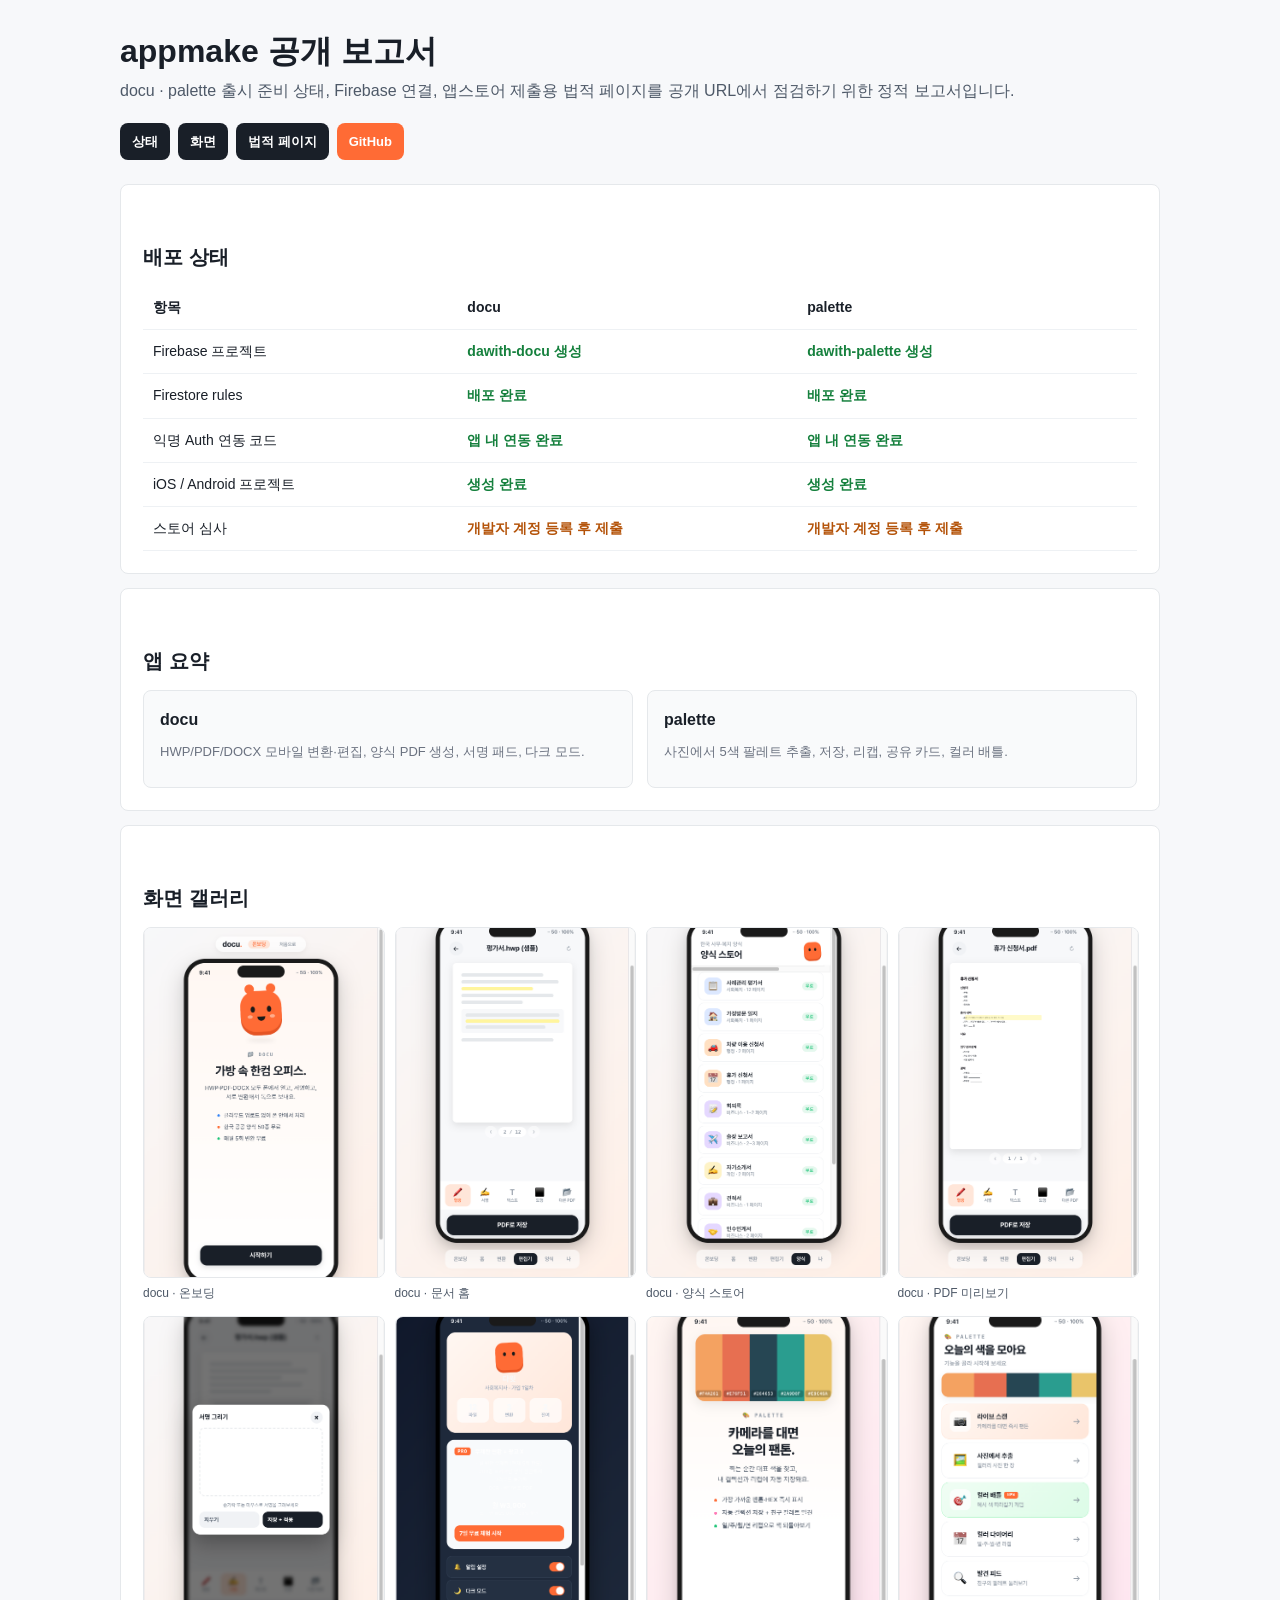
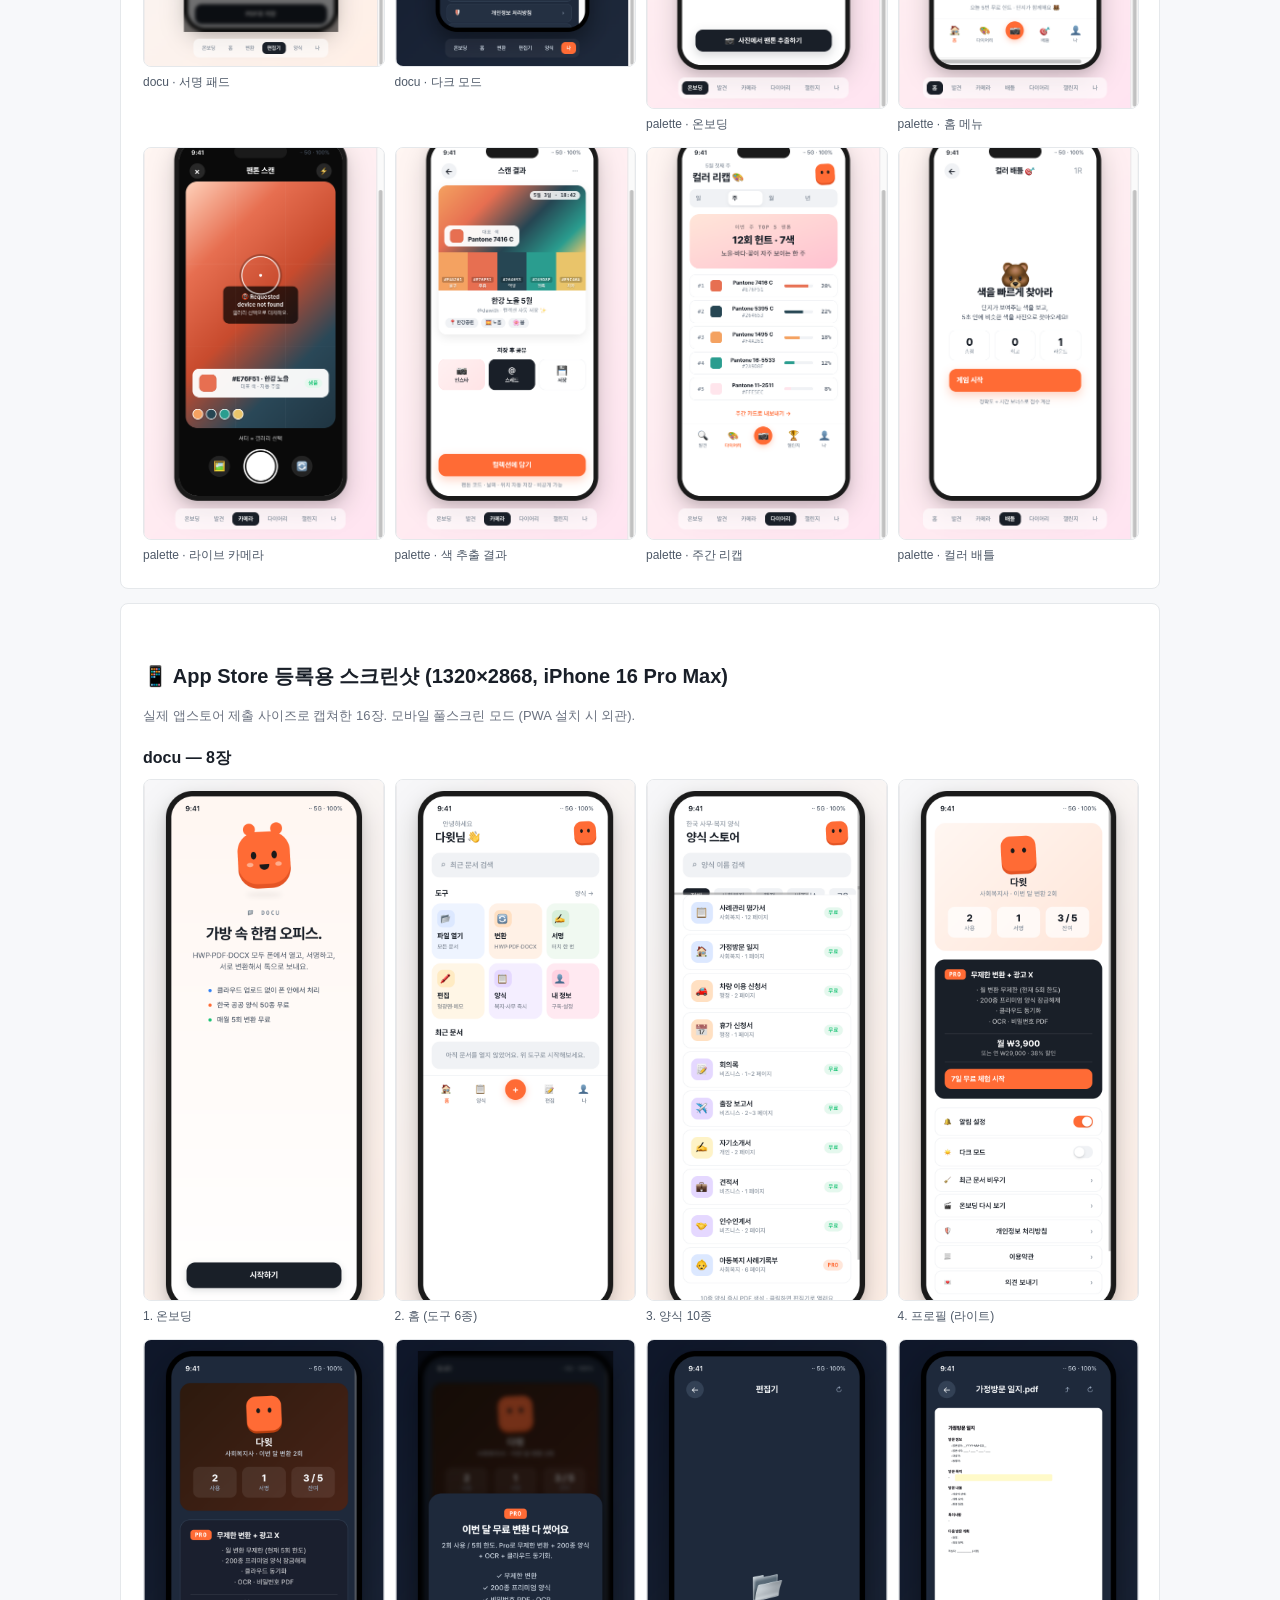
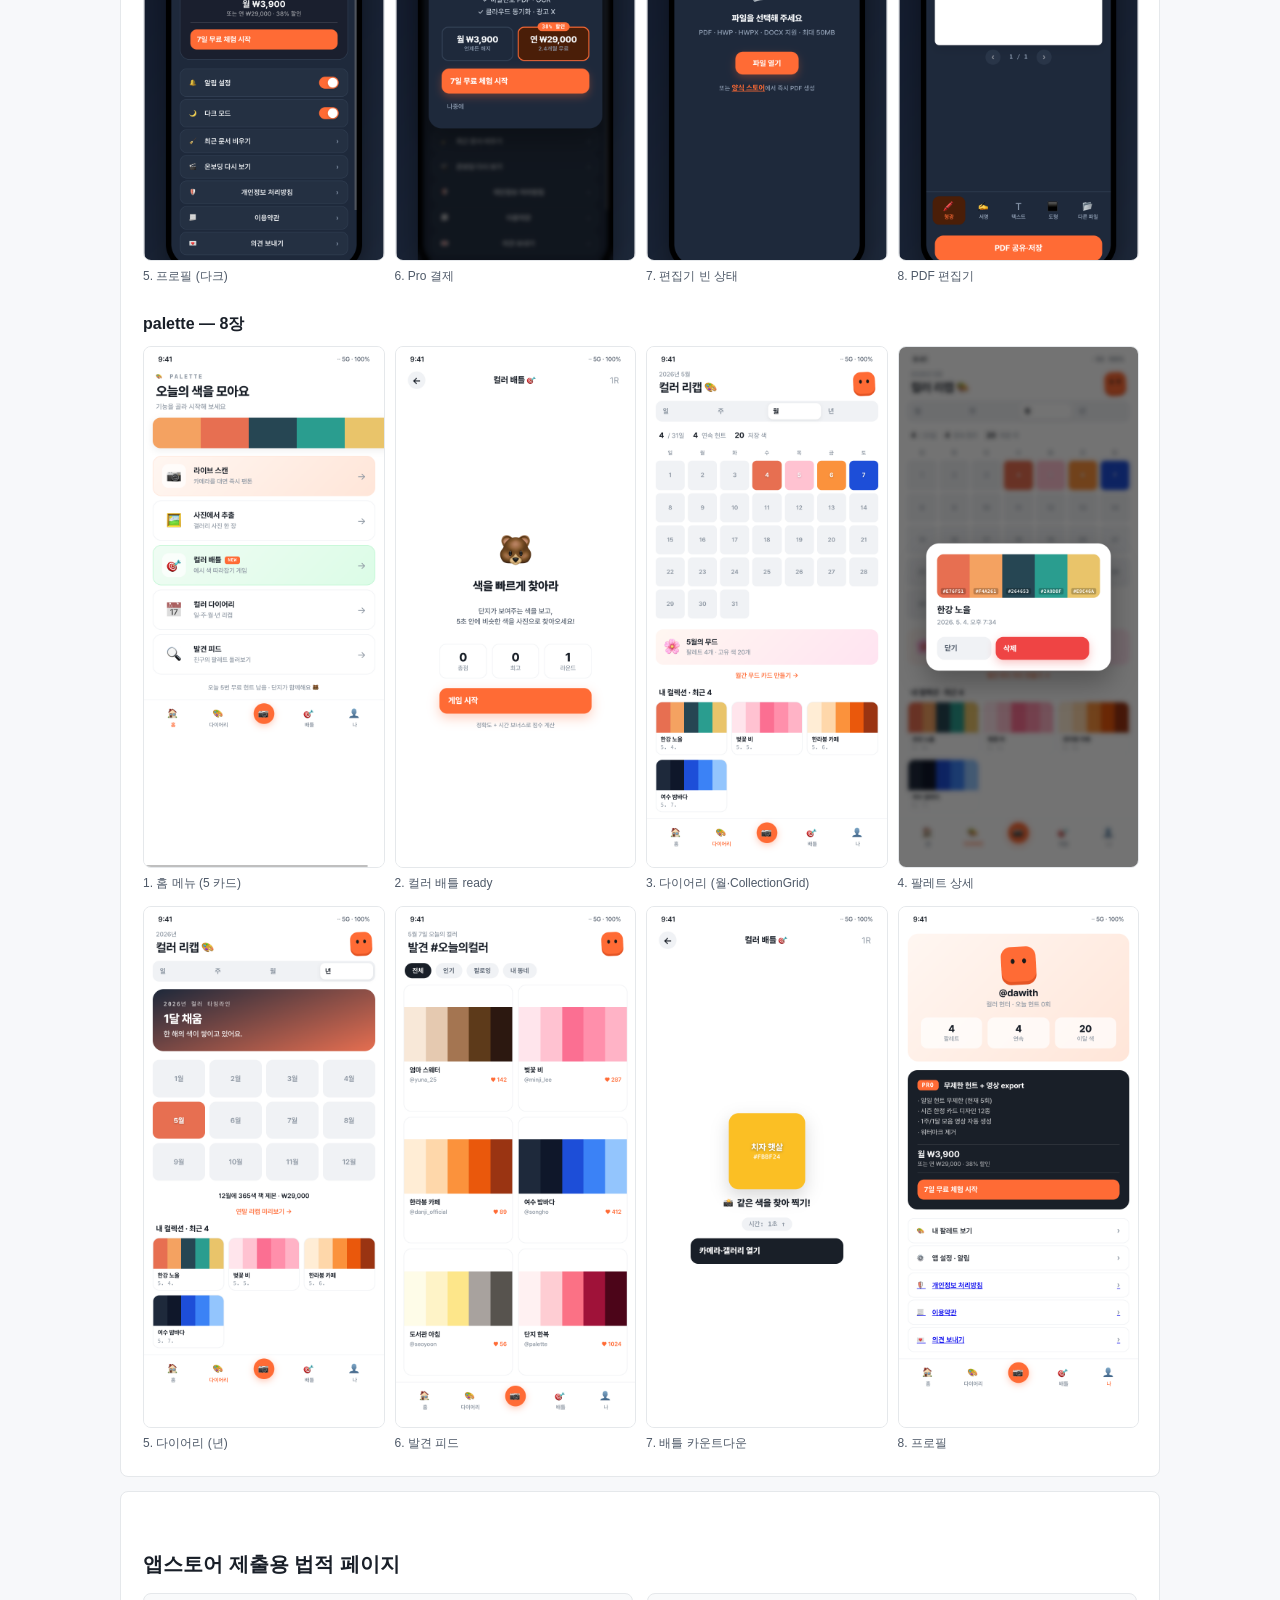
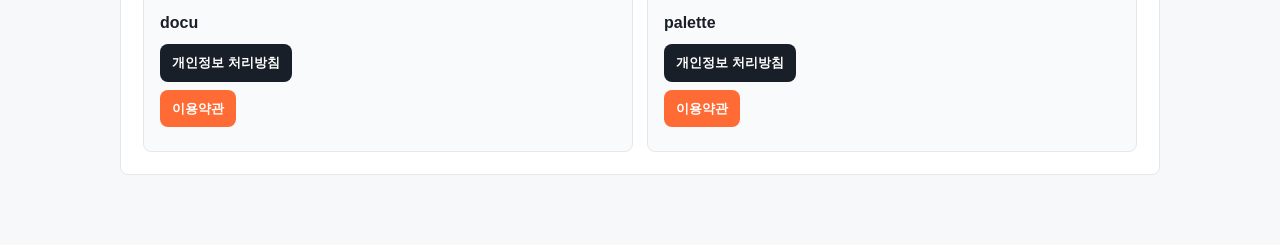
<file: index.html>
<!DOCTYPE html>
<html lang="ko">
<head>
<meta charset="UTF-8" />
<meta name="viewport" content="width=device-width, initial-scale=1.0" />
<title>appmake 공개 보고서</title>
<style>
  body { margin: 0; font-family: -apple-system, BlinkMacSystemFont, "Pretendard", "Segoe UI", sans-serif; background: #F7F8FA; color: #191F28; line-height: 1.65; }
  main { max-width: 1040px; margin: 0 auto; padding: 32px 20px 56px; }
  header { margin-bottom: 24px; }
  h1 { margin: 0 0 8px; font-size: 32px; line-height: 1.2; letter-spacing: 0; }
  h2 { margin: 34px 0 12px; font-size: 20px; letter-spacing: 0; }
  h3 { margin: 24px 0 8px; font-size: 16px; letter-spacing: 0; }
  p { margin: 8px 0; }
  a { color: #E85D2A; text-decoration: none; }
  code { background: #EEF1F4; border-radius: 5px; padding: 2px 5px; font-size: 0.9em; }
  .lede { color: #4E5968; margin: 0; }
  .nav { display: flex; flex-wrap: wrap; gap: 8px; margin-top: 18px; }
  .nav a, .button { display: inline-flex; align-items: center; border-radius: 8px; background: #191F28; color: white; padding: 8px 12px; font-size: 13px; font-weight: 700; }
  .nav a.alt, .button.alt { background: #FF6B35; }
  section { background: white; border: 1px solid #E5E8EB; border-radius: 8px; padding: 22px; margin: 14px 0; }
  .grid { display: grid; grid-template-columns: repeat(auto-fit, minmax(260px, 1fr)); gap: 14px; }
  .card { background: #F9FAFB; border: 1px solid #E5E8EB; border-radius: 8px; padding: 16px; }
  .card strong { display: block; margin-bottom: 6px; }
  .meta { color: #6B7280; font-size: 13px; }
  .status { width: 100%; border-collapse: collapse; font-size: 14px; }
  .status th, .status td { border-bottom: 1px solid #EEF1F4; padding: 10px; text-align: left; vertical-align: top; }
  .ok { color: #15803D; font-weight: 800; }
  .todo { color: #B45309; font-weight: 800; }
  .gallery { display: grid; grid-template-columns: repeat(auto-fit, minmax(190px, 1fr)); gap: 12px; }
  figure { margin: 0; }
  img { width: 100%; border: 1px solid #E5E8EB; border-radius: 8px; background: white; display: block; }
  figcaption { font-size: 12px; color: #4E5968; margin-top: 6px; }
  .legal main { max-width: 820px; background: white; border: 1px solid #E5E8EB; border-radius: 8px; margin-top: 24px; }
  @media (max-width: 640px) { h1 { font-size: 26px; } section { padding: 16px; } }
</style>
</head>
<body>
<main>
  <header>
    <h1>appmake 공개 보고서</h1>
    <p class="lede">docu · palette 출시 준비 상태, Firebase 연결, 앱스토어 제출용 법적 페이지를 공개 URL에서 점검하기 위한 정적 보고서입니다.</p>
    <nav class="nav">
      <a href="#status">상태</a>
      <a href="#screens">화면</a>
      <a href="#legal">법적 페이지</a>
      <a class="alt" href="https://github.com/dawith-ai/appmake-report">GitHub</a>
    </nav>
  </header>

  <section id="status">
    <h2>배포 상태</h2>
    <table class="status">
      <tr><th>항목</th><th>docu</th><th>palette</th></tr>
      <tr><td>Firebase 프로젝트</td><td class="ok">dawith-docu 생성</td><td class="ok">dawith-palette 생성</td></tr>
      <tr><td>Firestore rules</td><td class="ok">배포 완료</td><td class="ok">배포 완료</td></tr>
      <tr><td>익명 Auth 연동 코드</td><td class="ok">앱 내 연동 완료</td><td class="ok">앱 내 연동 완료</td></tr>
      <tr><td>iOS / Android 프로젝트</td><td class="ok">생성 완료</td><td class="ok">생성 완료</td></tr>
      <tr><td>스토어 심사</td><td class="todo">개발자 계정 등록 후 제출</td><td class="todo">개발자 계정 등록 후 제출</td></tr>
    </table>
  </section>

  <section>
    <h2>앱 요약</h2>
    <div class="grid">
      <div class="card">
        <strong>docu</strong>
        <p class="meta">HWP/PDF/DOCX 모바일 변환·편집, 양식 PDF 생성, 서명 패드, 다크 모드.</p>
      </div>
      <div class="card">
        <strong>palette</strong>
        <p class="meta">사진에서 5색 팔레트 추출, 저장, 리캡, 공유 카드, 컬러 배틀.</p>
      </div>
    </div>
  </section>

  <section id="screens">
    <h2>화면 갤러리</h2>
    <div class="gallery">
  <figure>
    <a href="preview-docu-cover-real.png"><img src="preview-docu-cover-real.png" alt="docu 온보딩" /></a>
    <figcaption>docu · 온보딩</figcaption>
  </figure>

  <figure>
    <a href="preview-docu-editor-empty.png"><img src="preview-docu-editor-empty.png" alt="docu 문서 홈" /></a>
    <figcaption>docu · 문서 홈</figcaption>
  </figure>

  <figure>
    <a href="preview-docu-forms-store.png"><img src="preview-docu-forms-store.png" alt="docu 양식 스토어" /></a>
    <figcaption>docu · 양식 스토어</figcaption>
  </figure>

  <figure>
    <a href="preview-docu-template-pdf-final.png"><img src="preview-docu-template-pdf-final.png" alt="docu PDF 미리보기" /></a>
    <figcaption>docu · PDF 미리보기</figcaption>
  </figure>

  <figure>
    <a href="preview-docu-signature-pad.png"><img src="preview-docu-signature-pad.png" alt="docu 서명 패드" /></a>
    <figcaption>docu · 서명 패드</figcaption>
  </figure>

  <figure>
    <a href="preview-docu-dark-mode.png"><img src="preview-docu-dark-mode.png" alt="docu 다크 모드" /></a>
    <figcaption>docu · 다크 모드</figcaption>
  </figure>

  <figure>
    <a href="preview-palette-cover-real.png"><img src="preview-palette-cover-real.png" alt="palette 온보딩" /></a>
    <figcaption>palette · 온보딩</figcaption>
  </figure>

  <figure>
    <a href="preview-palette-home-menu.png"><img src="preview-palette-home-menu.png" alt="palette 홈 메뉴" /></a>
    <figcaption>palette · 홈 메뉴</figcaption>
  </figure>

  <figure>
    <a href="preview-palette-live-camera.png"><img src="preview-palette-live-camera.png" alt="palette 라이브 카메라" /></a>
    <figcaption>palette · 라이브 카메라</figcaption>
  </figure>

  <figure>
    <a href="preview-palette-result.png"><img src="preview-palette-result.png" alt="palette 색 추출 결과" /></a>
    <figcaption>palette · 색 추출 결과</figcaption>
  </figure>

  <figure>
    <a href="preview-palette-recap-week.png"><img src="preview-palette-recap-week.png" alt="palette 주간 리캡" /></a>
    <figcaption>palette · 주간 리캡</figcaption>
  </figure>

  <figure>
    <a href="preview-palette-battle-ready.png"><img src="preview-palette-battle-ready.png" alt="palette 컬러 배틀" /></a>
    <figcaption>palette · 컬러 배틀</figcaption>
  </figure></div>
  </section>

  <section id="appstore">
    <h2>📱 App Store 등록용 스크린샷 (1320×2868, iPhone 16 Pro Max)</h2>
    <p class="meta">실제 앱스토어 제출 사이즈로 캡쳐한 16장. 모바일 풀스크린 모드 (PWA 설치 시 외관).</p>
    <h3 style="margin-top:18px;">docu — 8장</h3>
    <div class="gallery">
      <figure><a href="screenshots/docu/01-cover.png"><img src="screenshots/docu/01-cover.png" alt="docu 온보딩 풀스크린" /></a><figcaption>1. 온보딩</figcaption></figure>
      <figure><a href="screenshots/docu/02-home.png"><img src="screenshots/docu/02-home.png" alt="docu 홈" /></a><figcaption>2. 홈 (도구 6종)</figcaption></figure>
      <figure><a href="screenshots/docu/03-forms.png"><img src="screenshots/docu/03-forms.png" alt="docu 양식 스토어" /></a><figcaption>3. 양식 10종</figcaption></figure>
      <figure><a href="screenshots/docu/04-profile.png"><img src="screenshots/docu/04-profile.png" alt="docu 프로필 라이트" /></a><figcaption>4. 프로필 (라이트)</figcaption></figure>
      <figure><a href="screenshots/docu/05-profile-dark.png"><img src="screenshots/docu/05-profile-dark.png" alt="docu 프로필 다크" /></a><figcaption>5. 프로필 (다크)</figcaption></figure>
      <figure><a href="screenshots/docu/06-paywall.png"><img src="screenshots/docu/06-paywall.png" alt="docu Pro paywall" /></a><figcaption>6. Pro 결제</figcaption></figure>
      <figure><a href="screenshots/docu/07-editor-empty.png"><img src="screenshots/docu/07-editor-empty.png" alt="docu 편집기 빈 상태" /></a><figcaption>7. 편집기 빈 상태</figcaption></figure>
      <figure><a href="screenshots/docu/08-editor-pdf.png"><img src="screenshots/docu/08-editor-pdf.png" alt="docu PDF 편집기" /></a><figcaption>8. PDF 편집기</figcaption></figure>
    </div>
    <h3 style="margin-top:24px;">palette — 8장</h3>
    <div class="gallery">
      <figure><a href="screenshots/palette/01-home.png"><img src="screenshots/palette/01-home.png" alt="palette 홈 메뉴" /></a><figcaption>1. 홈 메뉴 (5 카드)</figcaption></figure>
      <figure><a href="screenshots/palette/02-battle-ready.png"><img src="screenshots/palette/02-battle-ready.png" alt="palette 배틀 준비" /></a><figcaption>2. 컬러 배틀 ready</figcaption></figure>
      <figure><a href="screenshots/palette/03-diary-month.png"><img src="screenshots/palette/03-diary-month.png" alt="palette 다이어리 월" /></a><figcaption>3. 다이어리 (월·CollectionGrid)</figcaption></figure>
      <figure><a href="screenshots/palette/04-palette-detail.png"><img src="screenshots/palette/04-palette-detail.png" alt="palette 상세 모달" /></a><figcaption>4. 팔레트 상세</figcaption></figure>
      <figure><a href="screenshots/palette/05-diary-year.png"><img src="screenshots/palette/05-diary-year.png" alt="palette 연 리캡" /></a><figcaption>5. 다이어리 (년)</figcaption></figure>
      <figure><a href="screenshots/palette/06-discover.png"><img src="screenshots/palette/06-discover.png" alt="palette 발견 피드" /></a><figcaption>6. 발견 피드</figcaption></figure>
      <figure><a href="screenshots/palette/07-battle-preview.png"><img src="screenshots/palette/07-battle-preview.png" alt="palette 배틀 카운트다운" /></a><figcaption>7. 배틀 카운트다운</figcaption></figure>
      <figure><a href="screenshots/palette/08-profile.png"><img src="screenshots/palette/08-profile.png" alt="palette 프로필" /></a><figcaption>8. 프로필</figcaption></figure>
    </div>
  </section>

  <section id="legal">
    <h2>앱스토어 제출용 법적 페이지</h2>
    <div class="grid">
      <div class="card">
        <strong>docu</strong>
        <p><a class="button" href="docu-privacy.html">개인정보 처리방침</a></p>
        <p><a class="button alt" href="docu-terms.html">이용약관</a></p>
      </div>
      <div class="card">
        <strong>palette</strong>
        <p><a class="button" href="palette-privacy.html">개인정보 처리방침</a></p>
        <p><a class="button alt" href="palette-terms.html">이용약관</a></p>
      </div>
    </div>
  </section>
</main>
</body>
</html>
</file>
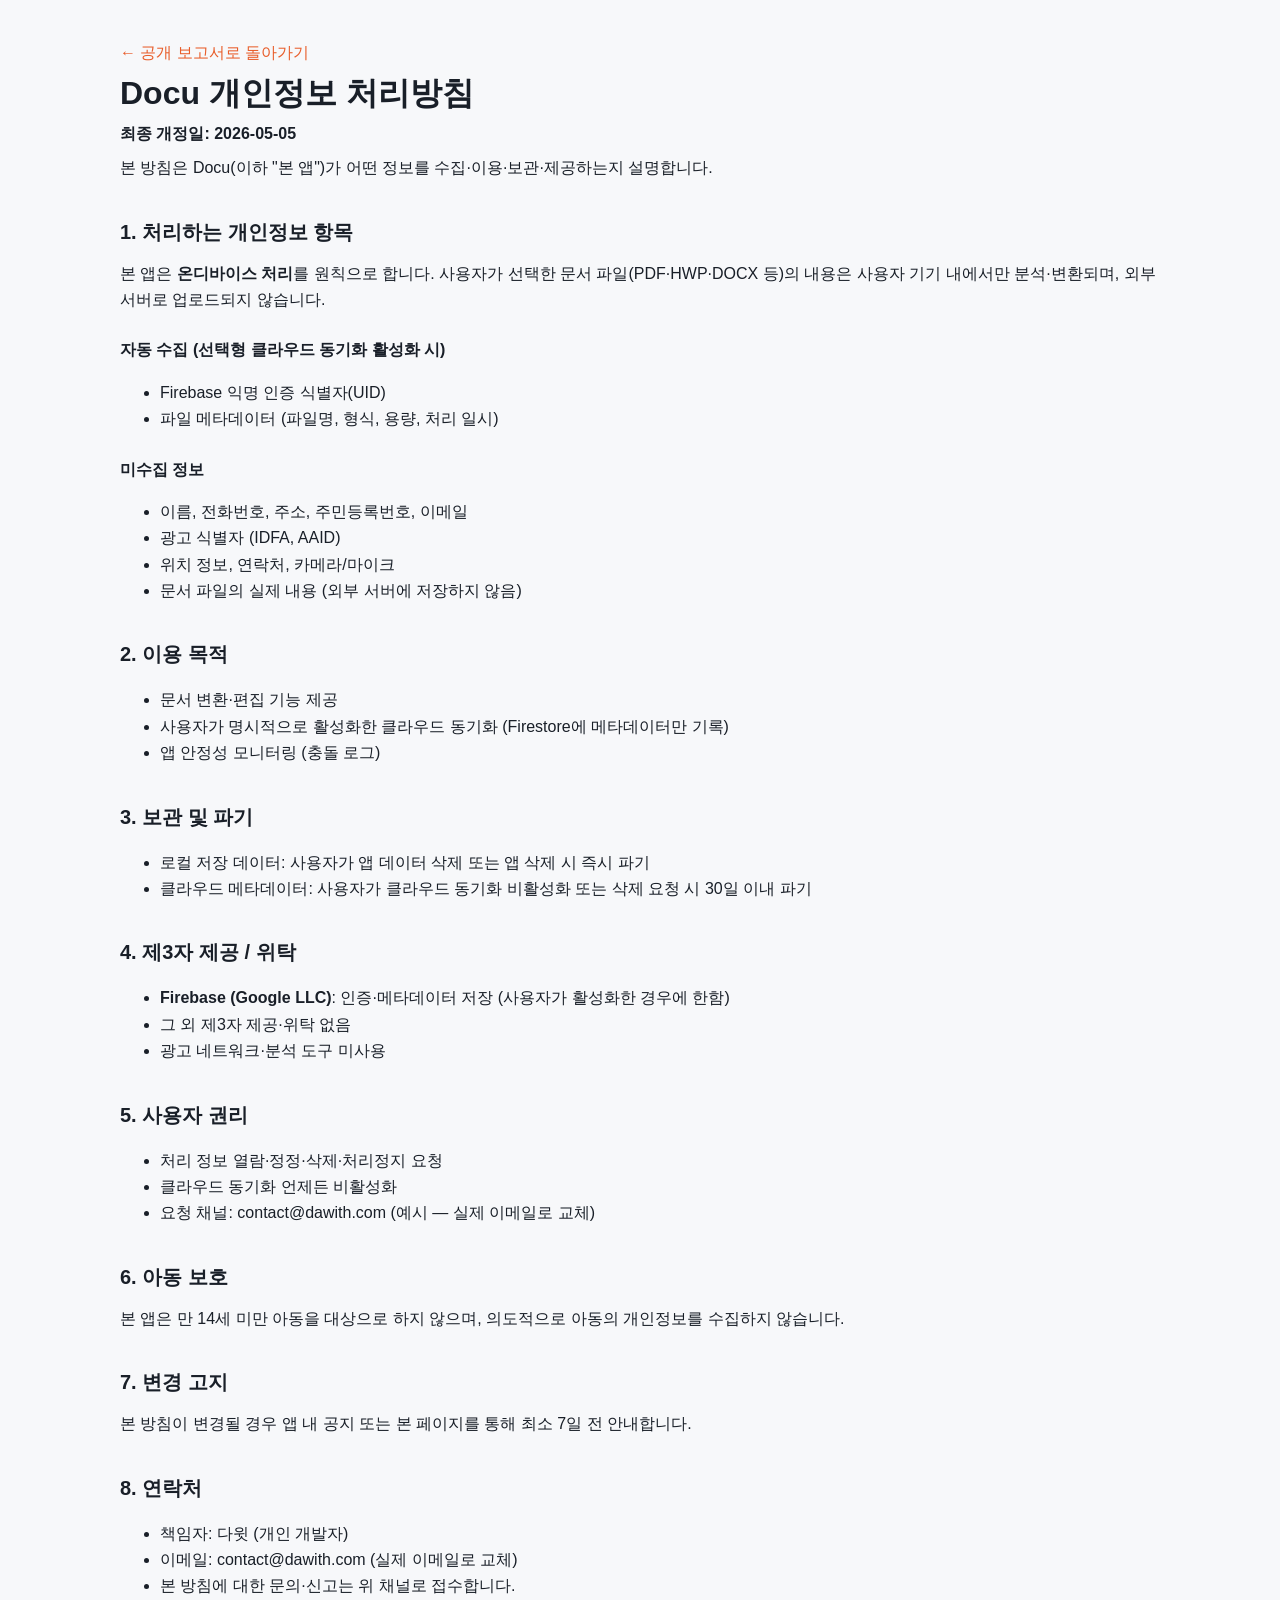
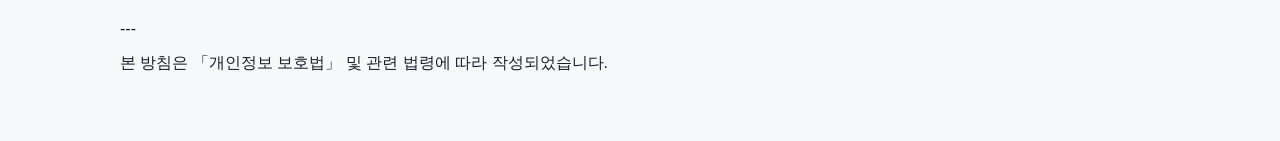
<file: docu-privacy.html>
<!DOCTYPE html>
<html lang="ko">
<head>
<meta charset="UTF-8" />
<meta name="viewport" content="width=device-width, initial-scale=1.0" />
<title>Docu 개인정보 처리방침</title>
<style>
  body { margin: 0; font-family: -apple-system, BlinkMacSystemFont, "Pretendard", "Segoe UI", sans-serif; background: #F7F8FA; color: #191F28; line-height: 1.65; }
  main { max-width: 1040px; margin: 0 auto; padding: 32px 20px 56px; }
  header { margin-bottom: 24px; }
  h1 { margin: 0 0 8px; font-size: 32px; line-height: 1.2; letter-spacing: 0; }
  h2 { margin: 34px 0 12px; font-size: 20px; letter-spacing: 0; }
  h3 { margin: 24px 0 8px; font-size: 16px; letter-spacing: 0; }
  p { margin: 8px 0; }
  a { color: #E85D2A; text-decoration: none; }
  code { background: #EEF1F4; border-radius: 5px; padding: 2px 5px; font-size: 0.9em; }
  .lede { color: #4E5968; margin: 0; }
  .nav { display: flex; flex-wrap: wrap; gap: 8px; margin-top: 18px; }
  .nav a, .button { display: inline-flex; align-items: center; border-radius: 8px; background: #191F28; color: white; padding: 8px 12px; font-size: 13px; font-weight: 700; }
  .nav a.alt, .button.alt { background: #FF6B35; }
  section { background: white; border: 1px solid #E5E8EB; border-radius: 8px; padding: 22px; margin: 14px 0; }
  .grid { display: grid; grid-template-columns: repeat(auto-fit, minmax(260px, 1fr)); gap: 14px; }
  .card { background: #F9FAFB; border: 1px solid #E5E8EB; border-radius: 8px; padding: 16px; }
  .card strong { display: block; margin-bottom: 6px; }
  .meta { color: #6B7280; font-size: 13px; }
  .status { width: 100%; border-collapse: collapse; font-size: 14px; }
  .status th, .status td { border-bottom: 1px solid #EEF1F4; padding: 10px; text-align: left; vertical-align: top; }
  .ok { color: #15803D; font-weight: 800; }
  .todo { color: #B45309; font-weight: 800; }
  .gallery { display: grid; grid-template-columns: repeat(auto-fit, minmax(190px, 1fr)); gap: 12px; }
  figure { margin: 0; }
  img { width: 100%; border: 1px solid #E5E8EB; border-radius: 8px; background: white; display: block; }
  figcaption { font-size: 12px; color: #4E5968; margin-top: 6px; }
  .legal main { max-width: 820px; background: white; border: 1px solid #E5E8EB; border-radius: 8px; margin-top: 24px; }
  @media (max-width: 640px) { h1 { font-size: 26px; } section { padding: 16px; } }
</style>
</head>
<body>
<main>
  <p><a href="./">← 공개 보고서로 돌아가기</a></p>
  <h1>Docu 개인정보 처리방침</h1>
<p><strong>최종 개정일: 2026-05-05</strong></p>
<p>본 방침은 Docu(이하 &quot;본 앱&quot;)가 어떤 정보를 수집·이용·보관·제공하는지 설명합니다.</p>
<h2>1. 처리하는 개인정보 항목</h2>
<p>본 앱은 <strong>온디바이스 처리</strong>를 원칙으로 합니다. 사용자가 선택한 문서 파일(PDF·HWP·DOCX 등)의 내용은 사용자 기기 내에서만 분석·변환되며, 외부 서버로 업로드되지 않습니다.</p>
<h3>자동 수집 (선택형 클라우드 동기화 활성화 시)</h3>
<ul>
<li>Firebase 익명 인증 식별자(UID)</li>
<li>파일 메타데이터 (파일명, 형식, 용량, 처리 일시)</li>
</ul>
<h3>미수집 정보</h3>
<ul>
<li>이름, 전화번호, 주소, 주민등록번호, 이메일</li>
<li>광고 식별자 (IDFA, AAID)</li>
<li>위치 정보, 연락처, 카메라/마이크</li>
<li>문서 파일의 실제 내용 (외부 서버에 저장하지 않음)</li>
</ul>
<h2>2. 이용 목적</h2>
<ul>
<li>문서 변환·편집 기능 제공</li>
<li>사용자가 명시적으로 활성화한 클라우드 동기화 (Firestore에 메타데이터만 기록)</li>
<li>앱 안정성 모니터링 (충돌 로그)</li>
</ul>
<h2>3. 보관 및 파기</h2>
<ul>
<li>로컬 저장 데이터: 사용자가 앱 데이터 삭제 또는 앱 삭제 시 즉시 파기</li>
<li>클라우드 메타데이터: 사용자가 클라우드 동기화 비활성화 또는 삭제 요청 시 30일 이내 파기</li>
</ul>
<h2>4. 제3자 제공 / 위탁</h2>
<ul>
<li><strong>Firebase (Google LLC)</strong>: 인증·메타데이터 저장 (사용자가 활성화한 경우에 한함)</li>
<li>그 외 제3자 제공·위탁 없음</li>
<li>광고 네트워크·분석 도구 미사용</li>
</ul>
<h2>5. 사용자 권리</h2>
<ul>
<li>처리 정보 열람·정정·삭제·처리정지 요청</li>
<li>클라우드 동기화 언제든 비활성화</li>
<li>요청 채널: contact@dawith.com (예시 — 실제 이메일로 교체)</li>
</ul>
<h2>6. 아동 보호</h2>
<p>본 앱은 만 14세 미만 아동을 대상으로 하지 않으며, 의도적으로 아동의 개인정보를 수집하지 않습니다.</p>
<h2>7. 변경 고지</h2>
<p>본 방침이 변경될 경우 앱 내 공지 또는 본 페이지를 통해 최소 7일 전 안내합니다.</p>
<h2>8. 연락처</h2>
<ul>
<li>책임자: 다윗 (개인 개발자)</li>
<li>이메일: contact@dawith.com (실제 이메일로 교체)</li>
<li>본 방침에 대한 문의·신고는 위 채널로 접수합니다.</li>
</ul>
<p>---</p>
<p>본 방침은 「개인정보 보호법」 및 관련 법령에 따라 작성되었습니다.</p>
</main>
</body>
</html>
</file>
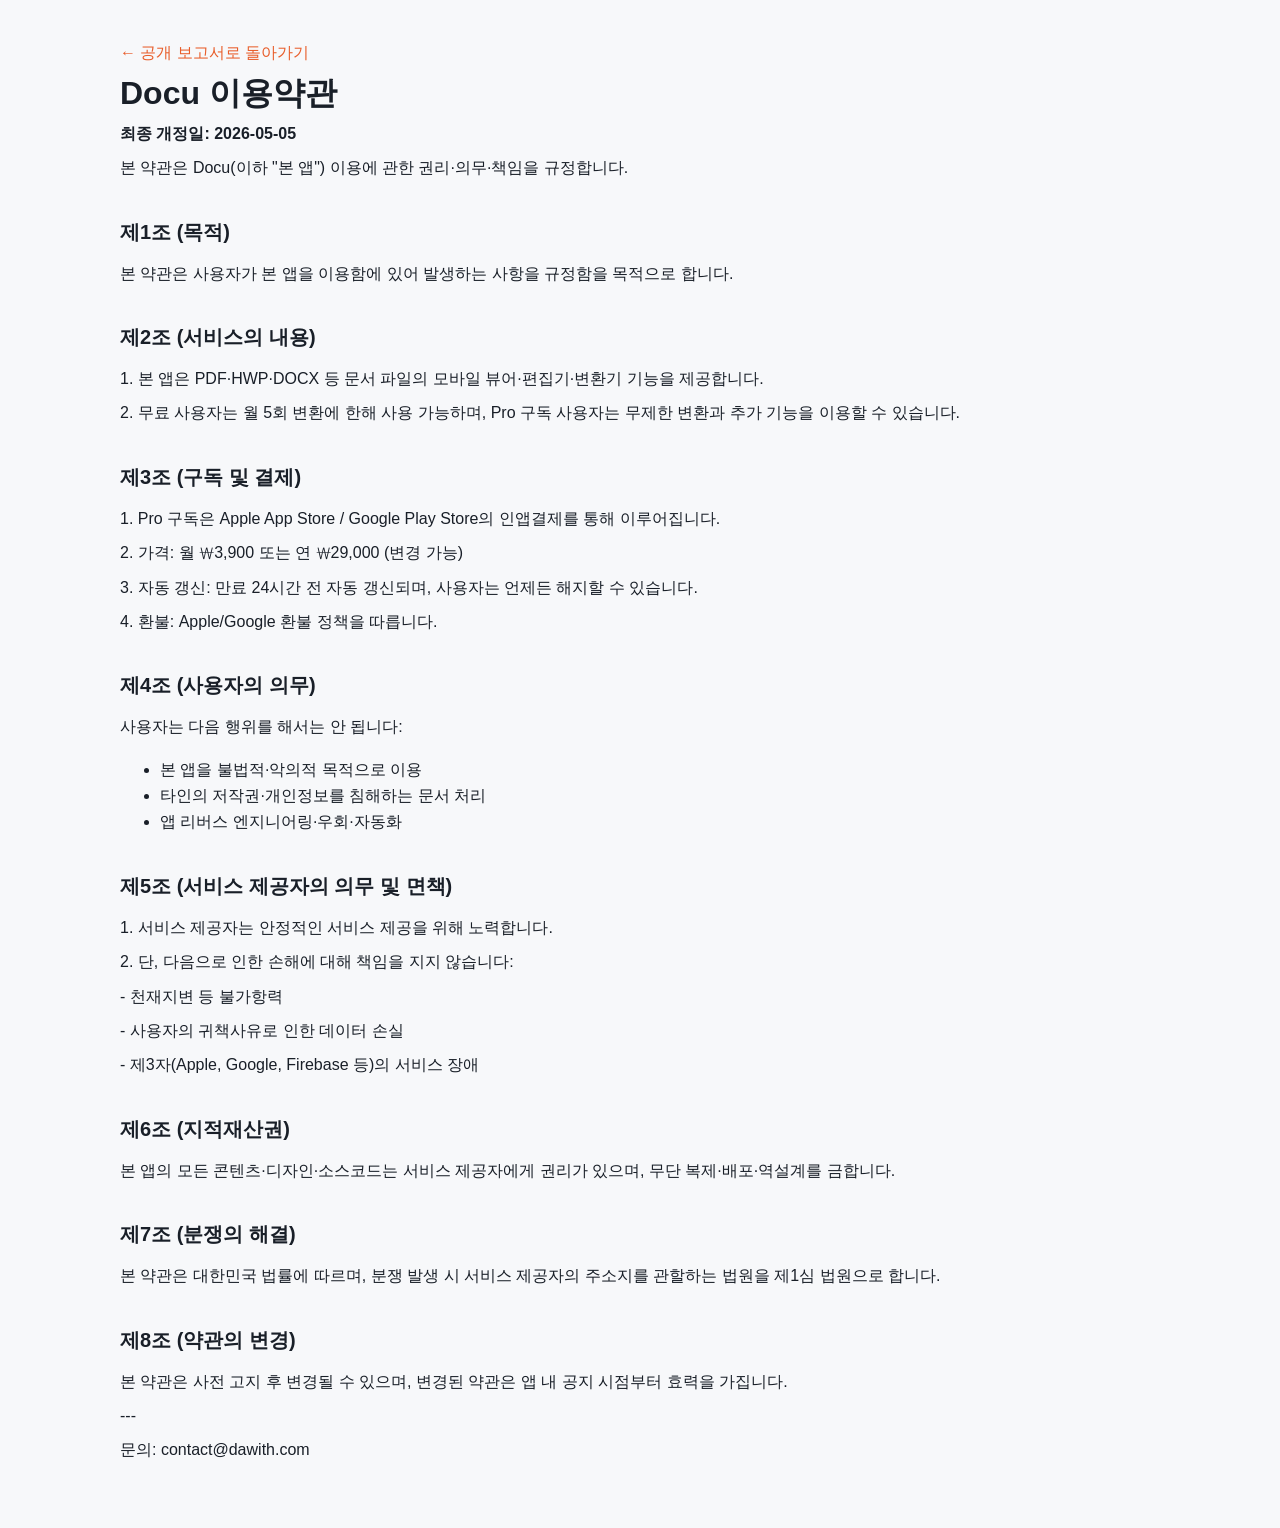
<file: docu-terms.html>
<!DOCTYPE html>
<html lang="ko">
<head>
<meta charset="UTF-8" />
<meta name="viewport" content="width=device-width, initial-scale=1.0" />
<title>Docu 이용약관</title>
<style>
  body { margin: 0; font-family: -apple-system, BlinkMacSystemFont, "Pretendard", "Segoe UI", sans-serif; background: #F7F8FA; color: #191F28; line-height: 1.65; }
  main { max-width: 1040px; margin: 0 auto; padding: 32px 20px 56px; }
  header { margin-bottom: 24px; }
  h1 { margin: 0 0 8px; font-size: 32px; line-height: 1.2; letter-spacing: 0; }
  h2 { margin: 34px 0 12px; font-size: 20px; letter-spacing: 0; }
  h3 { margin: 24px 0 8px; font-size: 16px; letter-spacing: 0; }
  p { margin: 8px 0; }
  a { color: #E85D2A; text-decoration: none; }
  code { background: #EEF1F4; border-radius: 5px; padding: 2px 5px; font-size: 0.9em; }
  .lede { color: #4E5968; margin: 0; }
  .nav { display: flex; flex-wrap: wrap; gap: 8px; margin-top: 18px; }
  .nav a, .button { display: inline-flex; align-items: center; border-radius: 8px; background: #191F28; color: white; padding: 8px 12px; font-size: 13px; font-weight: 700; }
  .nav a.alt, .button.alt { background: #FF6B35; }
  section { background: white; border: 1px solid #E5E8EB; border-radius: 8px; padding: 22px; margin: 14px 0; }
  .grid { display: grid; grid-template-columns: repeat(auto-fit, minmax(260px, 1fr)); gap: 14px; }
  .card { background: #F9FAFB; border: 1px solid #E5E8EB; border-radius: 8px; padding: 16px; }
  .card strong { display: block; margin-bottom: 6px; }
  .meta { color: #6B7280; font-size: 13px; }
  .status { width: 100%; border-collapse: collapse; font-size: 14px; }
  .status th, .status td { border-bottom: 1px solid #EEF1F4; padding: 10px; text-align: left; vertical-align: top; }
  .ok { color: #15803D; font-weight: 800; }
  .todo { color: #B45309; font-weight: 800; }
  .gallery { display: grid; grid-template-columns: repeat(auto-fit, minmax(190px, 1fr)); gap: 12px; }
  figure { margin: 0; }
  img { width: 100%; border: 1px solid #E5E8EB; border-radius: 8px; background: white; display: block; }
  figcaption { font-size: 12px; color: #4E5968; margin-top: 6px; }
  .legal main { max-width: 820px; background: white; border: 1px solid #E5E8EB; border-radius: 8px; margin-top: 24px; }
  @media (max-width: 640px) { h1 { font-size: 26px; } section { padding: 16px; } }
</style>
</head>
<body>
<main>
  <p><a href="./">← 공개 보고서로 돌아가기</a></p>
  <h1>Docu 이용약관</h1>
<p><strong>최종 개정일: 2026-05-05</strong></p>
<p>본 약관은 Docu(이하 &quot;본 앱&quot;) 이용에 관한 권리·의무·책임을 규정합니다.</p>
<h2>제1조 (목적)</h2>
<p>본 약관은 사용자가 본 앱을 이용함에 있어 발생하는 사항을 규정함을 목적으로 합니다.</p>
<h2>제2조 (서비스의 내용)</h2>
<p>1. 본 앱은 PDF·HWP·DOCX 등 문서 파일의 모바일 뷰어·편집기·변환기 기능을 제공합니다.</p>
<p>2. 무료 사용자는 월 5회 변환에 한해 사용 가능하며, Pro 구독 사용자는 무제한 변환과 추가 기능을 이용할 수 있습니다.</p>
<h2>제3조 (구독 및 결제)</h2>
<p>1. Pro 구독은 Apple App Store / Google Play Store의 인앱결제를 통해 이루어집니다.</p>
<p>2. 가격: 월 ₩3,900 또는 연 ₩29,000 (변경 가능)</p>
<p>3. 자동 갱신: 만료 24시간 전 자동 갱신되며, 사용자는 언제든 해지할 수 있습니다.</p>
<p>4. 환불: Apple/Google 환불 정책을 따릅니다.</p>
<h2>제4조 (사용자의 의무)</h2>
<p>사용자는 다음 행위를 해서는 안 됩니다:</p>
<ul>
<li>본 앱을 불법적·악의적 목적으로 이용</li>
<li>타인의 저작권·개인정보를 침해하는 문서 처리</li>
<li>앱 리버스 엔지니어링·우회·자동화</li>
</ul>
<h2>제5조 (서비스 제공자의 의무 및 면책)</h2>
<p>1. 서비스 제공자는 안정적인 서비스 제공을 위해 노력합니다.</p>
<p>2. 단, 다음으로 인한 손해에 대해 책임을 지지 않습니다:</p>
<p>   - 천재지변 등 불가항력</p>
<p>   - 사용자의 귀책사유로 인한 데이터 손실</p>
<p>   - 제3자(Apple, Google, Firebase 등)의 서비스 장애</p>
<h2>제6조 (지적재산권)</h2>
<p>본 앱의 모든 콘텐츠·디자인·소스코드는 서비스 제공자에게 권리가 있으며, 무단 복제·배포·역설계를 금합니다.</p>
<h2>제7조 (분쟁의 해결)</h2>
<p>본 약관은 대한민국 법률에 따르며, 분쟁 발생 시 서비스 제공자의 주소지를 관할하는 법원을 제1심 법원으로 합니다.</p>
<h2>제8조 (약관의 변경)</h2>
<p>본 약관은 사전 고지 후 변경될 수 있으며, 변경된 약관은 앱 내 공지 시점부터 효력을 가집니다.</p>
<p>---</p>
<p>문의: contact@dawith.com</p>
</main>
</body>
</html>
</file>
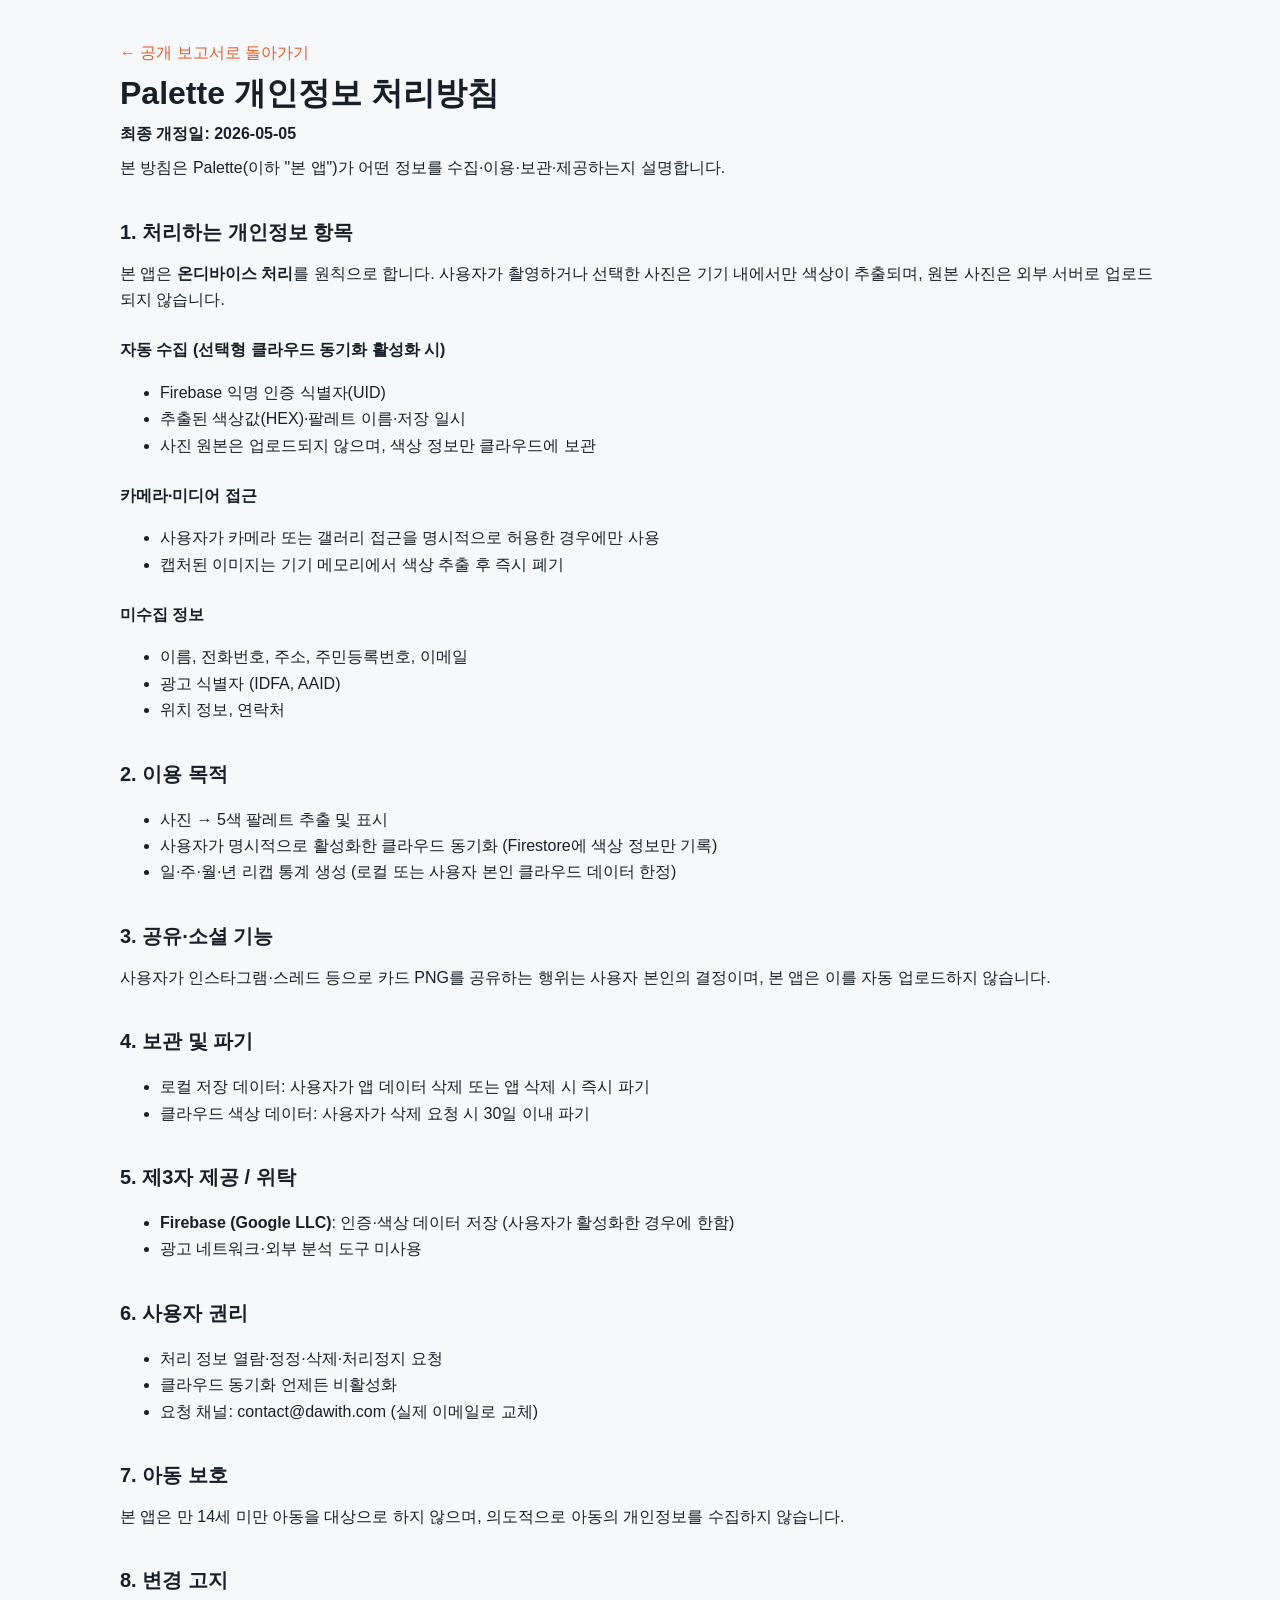
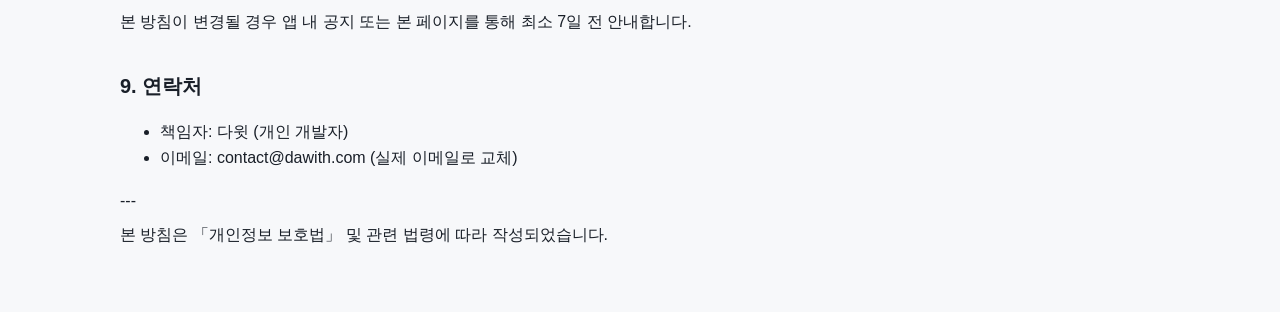
<file: palette-privacy.html>
<!DOCTYPE html>
<html lang="ko">
<head>
<meta charset="UTF-8" />
<meta name="viewport" content="width=device-width, initial-scale=1.0" />
<title>Palette 개인정보 처리방침</title>
<style>
  body { margin: 0; font-family: -apple-system, BlinkMacSystemFont, "Pretendard", "Segoe UI", sans-serif; background: #F7F8FA; color: #191F28; line-height: 1.65; }
  main { max-width: 1040px; margin: 0 auto; padding: 32px 20px 56px; }
  header { margin-bottom: 24px; }
  h1 { margin: 0 0 8px; font-size: 32px; line-height: 1.2; letter-spacing: 0; }
  h2 { margin: 34px 0 12px; font-size: 20px; letter-spacing: 0; }
  h3 { margin: 24px 0 8px; font-size: 16px; letter-spacing: 0; }
  p { margin: 8px 0; }
  a { color: #E85D2A; text-decoration: none; }
  code { background: #EEF1F4; border-radius: 5px; padding: 2px 5px; font-size: 0.9em; }
  .lede { color: #4E5968; margin: 0; }
  .nav { display: flex; flex-wrap: wrap; gap: 8px; margin-top: 18px; }
  .nav a, .button { display: inline-flex; align-items: center; border-radius: 8px; background: #191F28; color: white; padding: 8px 12px; font-size: 13px; font-weight: 700; }
  .nav a.alt, .button.alt { background: #FF6B35; }
  section { background: white; border: 1px solid #E5E8EB; border-radius: 8px; padding: 22px; margin: 14px 0; }
  .grid { display: grid; grid-template-columns: repeat(auto-fit, minmax(260px, 1fr)); gap: 14px; }
  .card { background: #F9FAFB; border: 1px solid #E5E8EB; border-radius: 8px; padding: 16px; }
  .card strong { display: block; margin-bottom: 6px; }
  .meta { color: #6B7280; font-size: 13px; }
  .status { width: 100%; border-collapse: collapse; font-size: 14px; }
  .status th, .status td { border-bottom: 1px solid #EEF1F4; padding: 10px; text-align: left; vertical-align: top; }
  .ok { color: #15803D; font-weight: 800; }
  .todo { color: #B45309; font-weight: 800; }
  .gallery { display: grid; grid-template-columns: repeat(auto-fit, minmax(190px, 1fr)); gap: 12px; }
  figure { margin: 0; }
  img { width: 100%; border: 1px solid #E5E8EB; border-radius: 8px; background: white; display: block; }
  figcaption { font-size: 12px; color: #4E5968; margin-top: 6px; }
  .legal main { max-width: 820px; background: white; border: 1px solid #E5E8EB; border-radius: 8px; margin-top: 24px; }
  @media (max-width: 640px) { h1 { font-size: 26px; } section { padding: 16px; } }
</style>
</head>
<body>
<main>
  <p><a href="./">← 공개 보고서로 돌아가기</a></p>
  <h1>Palette 개인정보 처리방침</h1>
<p><strong>최종 개정일: 2026-05-05</strong></p>
<p>본 방침은 Palette(이하 &quot;본 앱&quot;)가 어떤 정보를 수집·이용·보관·제공하는지 설명합니다.</p>
<h2>1. 처리하는 개인정보 항목</h2>
<p>본 앱은 <strong>온디바이스 처리</strong>를 원칙으로 합니다. 사용자가 촬영하거나 선택한 사진은 기기 내에서만 색상이 추출되며, 원본 사진은 외부 서버로 업로드되지 않습니다.</p>
<h3>자동 수집 (선택형 클라우드 동기화 활성화 시)</h3>
<ul>
<li>Firebase 익명 인증 식별자(UID)</li>
<li>추출된 색상값(HEX)·팔레트 이름·저장 일시</li>
<li>사진 원본은 업로드되지 않으며, 색상 정보만 클라우드에 보관</li>
</ul>
<h3>카메라·미디어 접근</h3>
<ul>
<li>사용자가 카메라 또는 갤러리 접근을 명시적으로 허용한 경우에만 사용</li>
<li>캡처된 이미지는 기기 메모리에서 색상 추출 후 즉시 폐기</li>
</ul>
<h3>미수집 정보</h3>
<ul>
<li>이름, 전화번호, 주소, 주민등록번호, 이메일</li>
<li>광고 식별자 (IDFA, AAID)</li>
<li>위치 정보, 연락처</li>
</ul>
<h2>2. 이용 목적</h2>
<ul>
<li>사진 → 5색 팔레트 추출 및 표시</li>
<li>사용자가 명시적으로 활성화한 클라우드 동기화 (Firestore에 색상 정보만 기록)</li>
<li>일·주·월·년 리캡 통계 생성 (로컬 또는 사용자 본인 클라우드 데이터 한정)</li>
</ul>
<h2>3. 공유·소셜 기능</h2>
<p>사용자가 인스타그램·스레드 등으로 카드 PNG를 공유하는 행위는 사용자 본인의 결정이며, 본 앱은 이를 자동 업로드하지 않습니다.</p>
<h2>4. 보관 및 파기</h2>
<ul>
<li>로컬 저장 데이터: 사용자가 앱 데이터 삭제 또는 앱 삭제 시 즉시 파기</li>
<li>클라우드 색상 데이터: 사용자가 삭제 요청 시 30일 이내 파기</li>
</ul>
<h2>5. 제3자 제공 / 위탁</h2>
<ul>
<li><strong>Firebase (Google LLC)</strong>: 인증·색상 데이터 저장 (사용자가 활성화한 경우에 한함)</li>
<li>광고 네트워크·외부 분석 도구 미사용</li>
</ul>
<h2>6. 사용자 권리</h2>
<ul>
<li>처리 정보 열람·정정·삭제·처리정지 요청</li>
<li>클라우드 동기화 언제든 비활성화</li>
<li>요청 채널: contact@dawith.com (실제 이메일로 교체)</li>
</ul>
<h2>7. 아동 보호</h2>
<p>본 앱은 만 14세 미만 아동을 대상으로 하지 않으며, 의도적으로 아동의 개인정보를 수집하지 않습니다.</p>
<h2>8. 변경 고지</h2>
<p>본 방침이 변경될 경우 앱 내 공지 또는 본 페이지를 통해 최소 7일 전 안내합니다.</p>
<h2>9. 연락처</h2>
<ul>
<li>책임자: 다윗 (개인 개발자)</li>
<li>이메일: contact@dawith.com (실제 이메일로 교체)</li>
</ul>
<p>---</p>
<p>본 방침은 「개인정보 보호법」 및 관련 법령에 따라 작성되었습니다.</p>
</main>
</body>
</html>
</file>
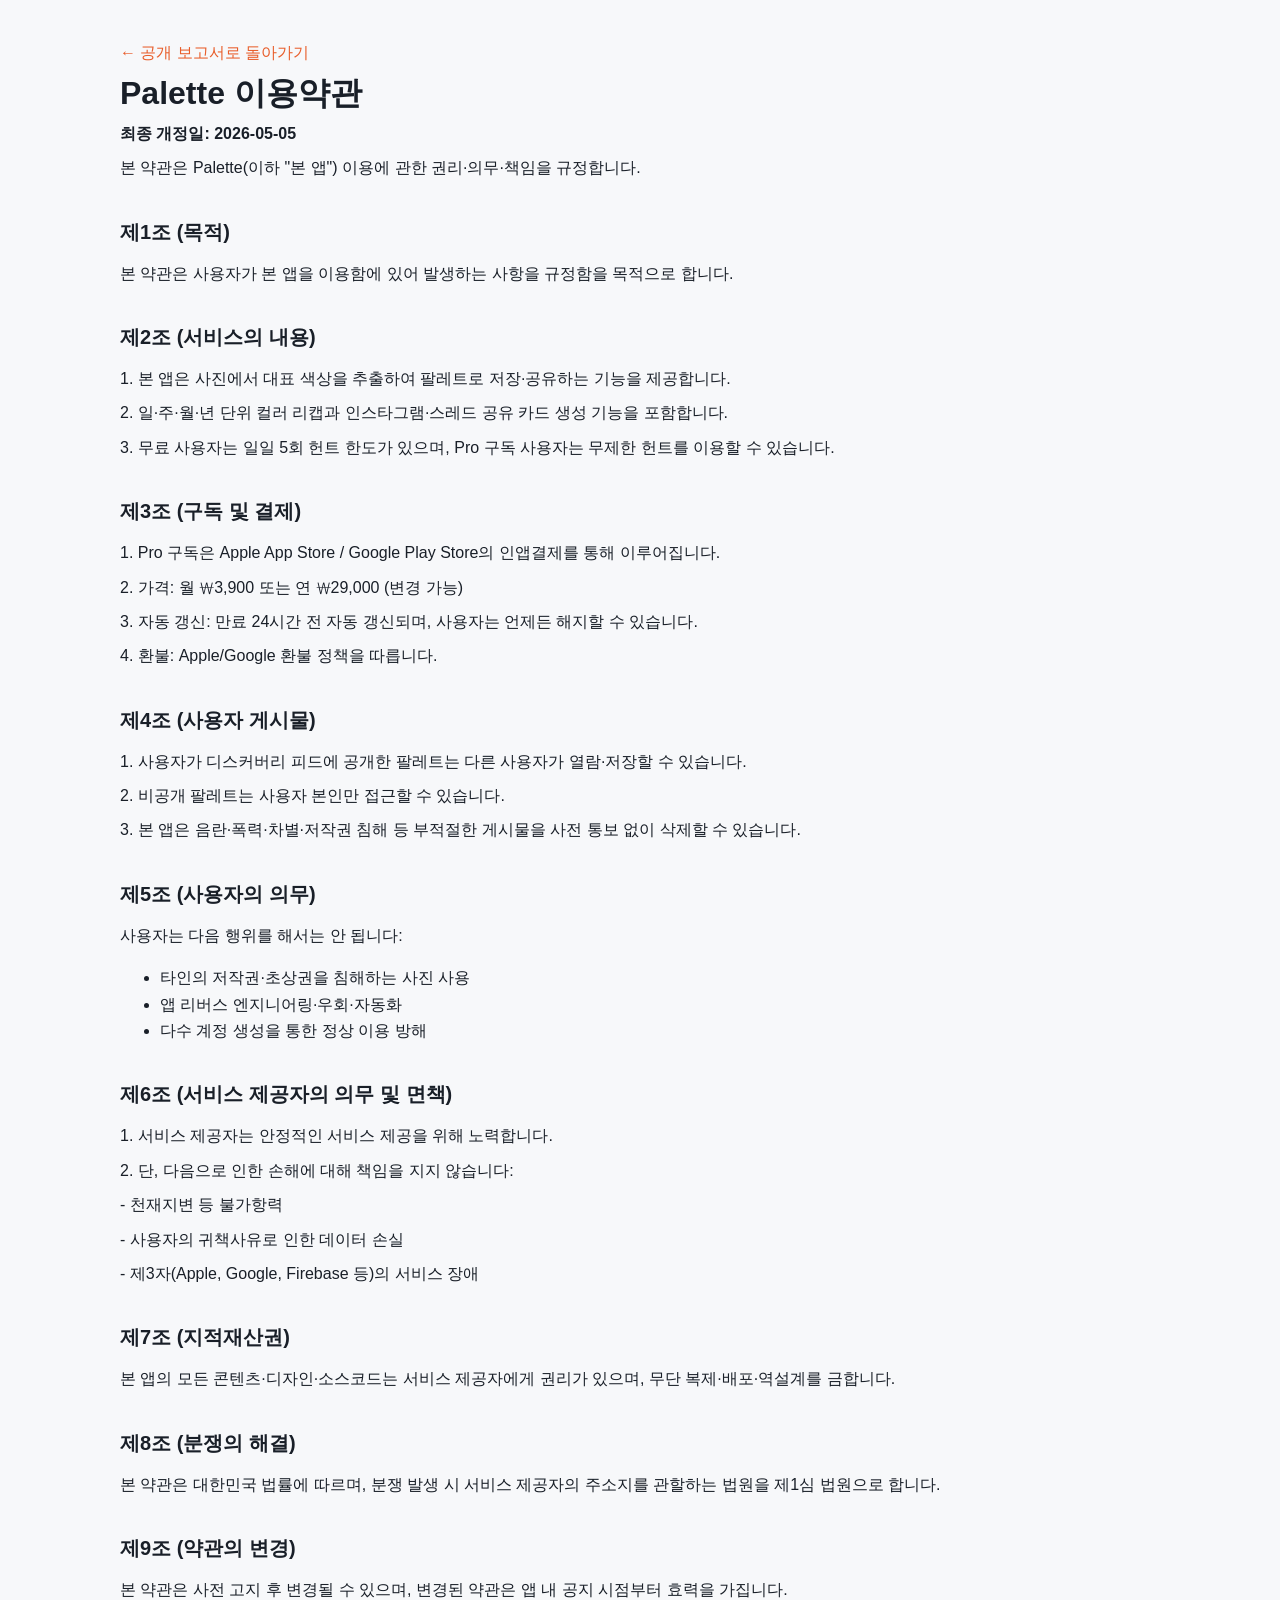
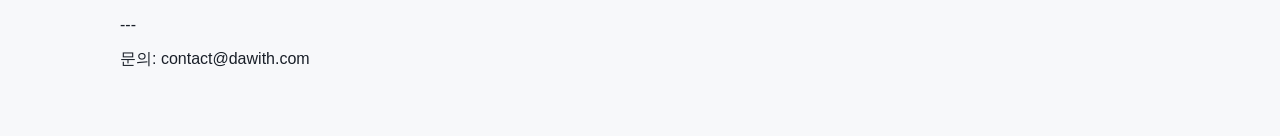
<file: palette-terms.html>
<!DOCTYPE html>
<html lang="ko">
<head>
<meta charset="UTF-8" />
<meta name="viewport" content="width=device-width, initial-scale=1.0" />
<title>Palette 이용약관</title>
<style>
  body { margin: 0; font-family: -apple-system, BlinkMacSystemFont, "Pretendard", "Segoe UI", sans-serif; background: #F7F8FA; color: #191F28; line-height: 1.65; }
  main { max-width: 1040px; margin: 0 auto; padding: 32px 20px 56px; }
  header { margin-bottom: 24px; }
  h1 { margin: 0 0 8px; font-size: 32px; line-height: 1.2; letter-spacing: 0; }
  h2 { margin: 34px 0 12px; font-size: 20px; letter-spacing: 0; }
  h3 { margin: 24px 0 8px; font-size: 16px; letter-spacing: 0; }
  p { margin: 8px 0; }
  a { color: #E85D2A; text-decoration: none; }
  code { background: #EEF1F4; border-radius: 5px; padding: 2px 5px; font-size: 0.9em; }
  .lede { color: #4E5968; margin: 0; }
  .nav { display: flex; flex-wrap: wrap; gap: 8px; margin-top: 18px; }
  .nav a, .button { display: inline-flex; align-items: center; border-radius: 8px; background: #191F28; color: white; padding: 8px 12px; font-size: 13px; font-weight: 700; }
  .nav a.alt, .button.alt { background: #FF6B35; }
  section { background: white; border: 1px solid #E5E8EB; border-radius: 8px; padding: 22px; margin: 14px 0; }
  .grid { display: grid; grid-template-columns: repeat(auto-fit, minmax(260px, 1fr)); gap: 14px; }
  .card { background: #F9FAFB; border: 1px solid #E5E8EB; border-radius: 8px; padding: 16px; }
  .card strong { display: block; margin-bottom: 6px; }
  .meta { color: #6B7280; font-size: 13px; }
  .status { width: 100%; border-collapse: collapse; font-size: 14px; }
  .status th, .status td { border-bottom: 1px solid #EEF1F4; padding: 10px; text-align: left; vertical-align: top; }
  .ok { color: #15803D; font-weight: 800; }
  .todo { color: #B45309; font-weight: 800; }
  .gallery { display: grid; grid-template-columns: repeat(auto-fit, minmax(190px, 1fr)); gap: 12px; }
  figure { margin: 0; }
  img { width: 100%; border: 1px solid #E5E8EB; border-radius: 8px; background: white; display: block; }
  figcaption { font-size: 12px; color: #4E5968; margin-top: 6px; }
  .legal main { max-width: 820px; background: white; border: 1px solid #E5E8EB; border-radius: 8px; margin-top: 24px; }
  @media (max-width: 640px) { h1 { font-size: 26px; } section { padding: 16px; } }
</style>
</head>
<body>
<main>
  <p><a href="./">← 공개 보고서로 돌아가기</a></p>
  <h1>Palette 이용약관</h1>
<p><strong>최종 개정일: 2026-05-05</strong></p>
<p>본 약관은 Palette(이하 &quot;본 앱&quot;) 이용에 관한 권리·의무·책임을 규정합니다.</p>
<h2>제1조 (목적)</h2>
<p>본 약관은 사용자가 본 앱을 이용함에 있어 발생하는 사항을 규정함을 목적으로 합니다.</p>
<h2>제2조 (서비스의 내용)</h2>
<p>1. 본 앱은 사진에서 대표 색상을 추출하여 팔레트로 저장·공유하는 기능을 제공합니다.</p>
<p>2. 일·주·월·년 단위 컬러 리캡과 인스타그램·스레드 공유 카드 생성 기능을 포함합니다.</p>
<p>3. 무료 사용자는 일일 5회 헌트 한도가 있으며, Pro 구독 사용자는 무제한 헌트를 이용할 수 있습니다.</p>
<h2>제3조 (구독 및 결제)</h2>
<p>1. Pro 구독은 Apple App Store / Google Play Store의 인앱결제를 통해 이루어집니다.</p>
<p>2. 가격: 월 ₩3,900 또는 연 ₩29,000 (변경 가능)</p>
<p>3. 자동 갱신: 만료 24시간 전 자동 갱신되며, 사용자는 언제든 해지할 수 있습니다.</p>
<p>4. 환불: Apple/Google 환불 정책을 따릅니다.</p>
<h2>제4조 (사용자 게시물)</h2>
<p>1. 사용자가 디스커버리 피드에 공개한 팔레트는 다른 사용자가 열람·저장할 수 있습니다.</p>
<p>2. 비공개 팔레트는 사용자 본인만 접근할 수 있습니다.</p>
<p>3. 본 앱은 음란·폭력·차별·저작권 침해 등 부적절한 게시물을 사전 통보 없이 삭제할 수 있습니다.</p>
<h2>제5조 (사용자의 의무)</h2>
<p>사용자는 다음 행위를 해서는 안 됩니다:</p>
<ul>
<li>타인의 저작권·초상권을 침해하는 사진 사용</li>
<li>앱 리버스 엔지니어링·우회·자동화</li>
<li>다수 계정 생성을 통한 정상 이용 방해</li>
</ul>
<h2>제6조 (서비스 제공자의 의무 및 면책)</h2>
<p>1. 서비스 제공자는 안정적인 서비스 제공을 위해 노력합니다.</p>
<p>2. 단, 다음으로 인한 손해에 대해 책임을 지지 않습니다:</p>
<p>   - 천재지변 등 불가항력</p>
<p>   - 사용자의 귀책사유로 인한 데이터 손실</p>
<p>   - 제3자(Apple, Google, Firebase 등)의 서비스 장애</p>
<h2>제7조 (지적재산권)</h2>
<p>본 앱의 모든 콘텐츠·디자인·소스코드는 서비스 제공자에게 권리가 있으며, 무단 복제·배포·역설계를 금합니다.</p>
<h2>제8조 (분쟁의 해결)</h2>
<p>본 약관은 대한민국 법률에 따르며, 분쟁 발생 시 서비스 제공자의 주소지를 관할하는 법원을 제1심 법원으로 합니다.</p>
<h2>제9조 (약관의 변경)</h2>
<p>본 약관은 사전 고지 후 변경될 수 있으며, 변경된 약관은 앱 내 공지 시점부터 효력을 가집니다.</p>
<p>---</p>
<p>문의: contact@dawith.com</p>
</main>
</body>
</html>
</file>
